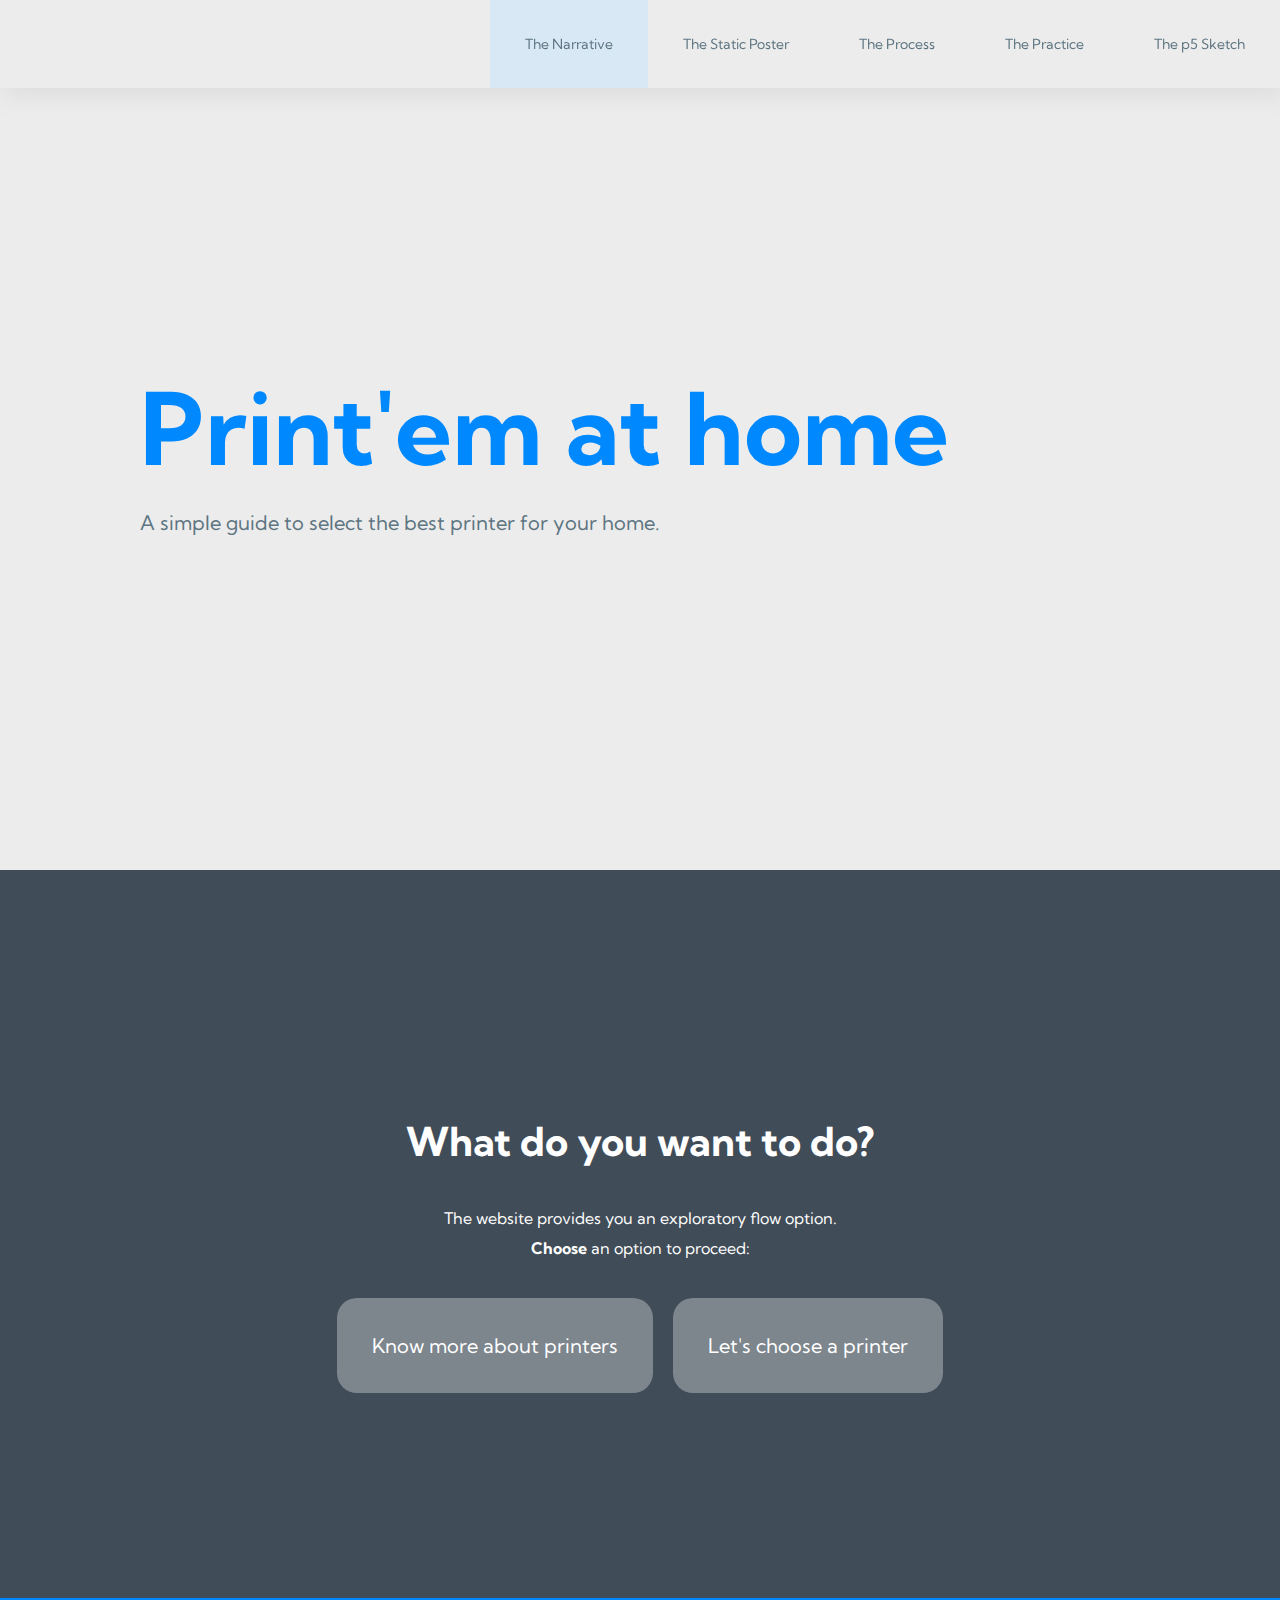
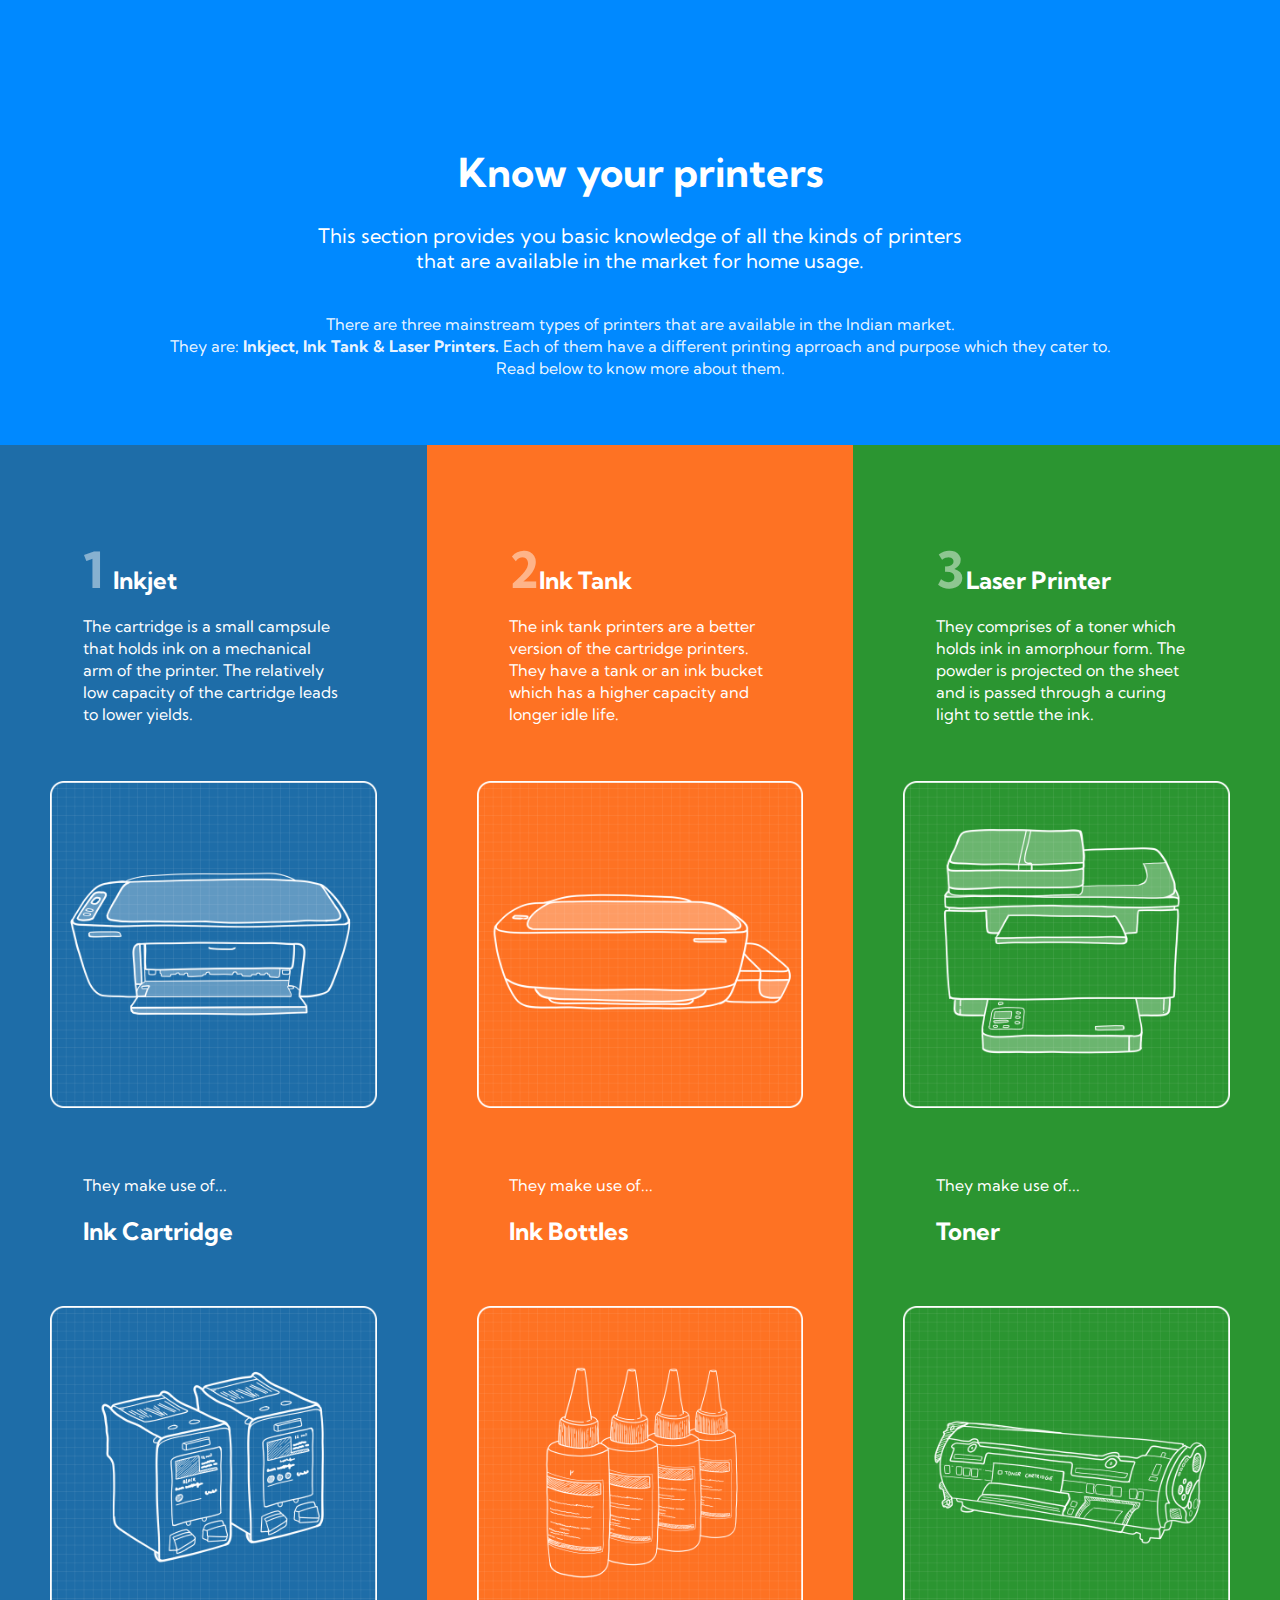
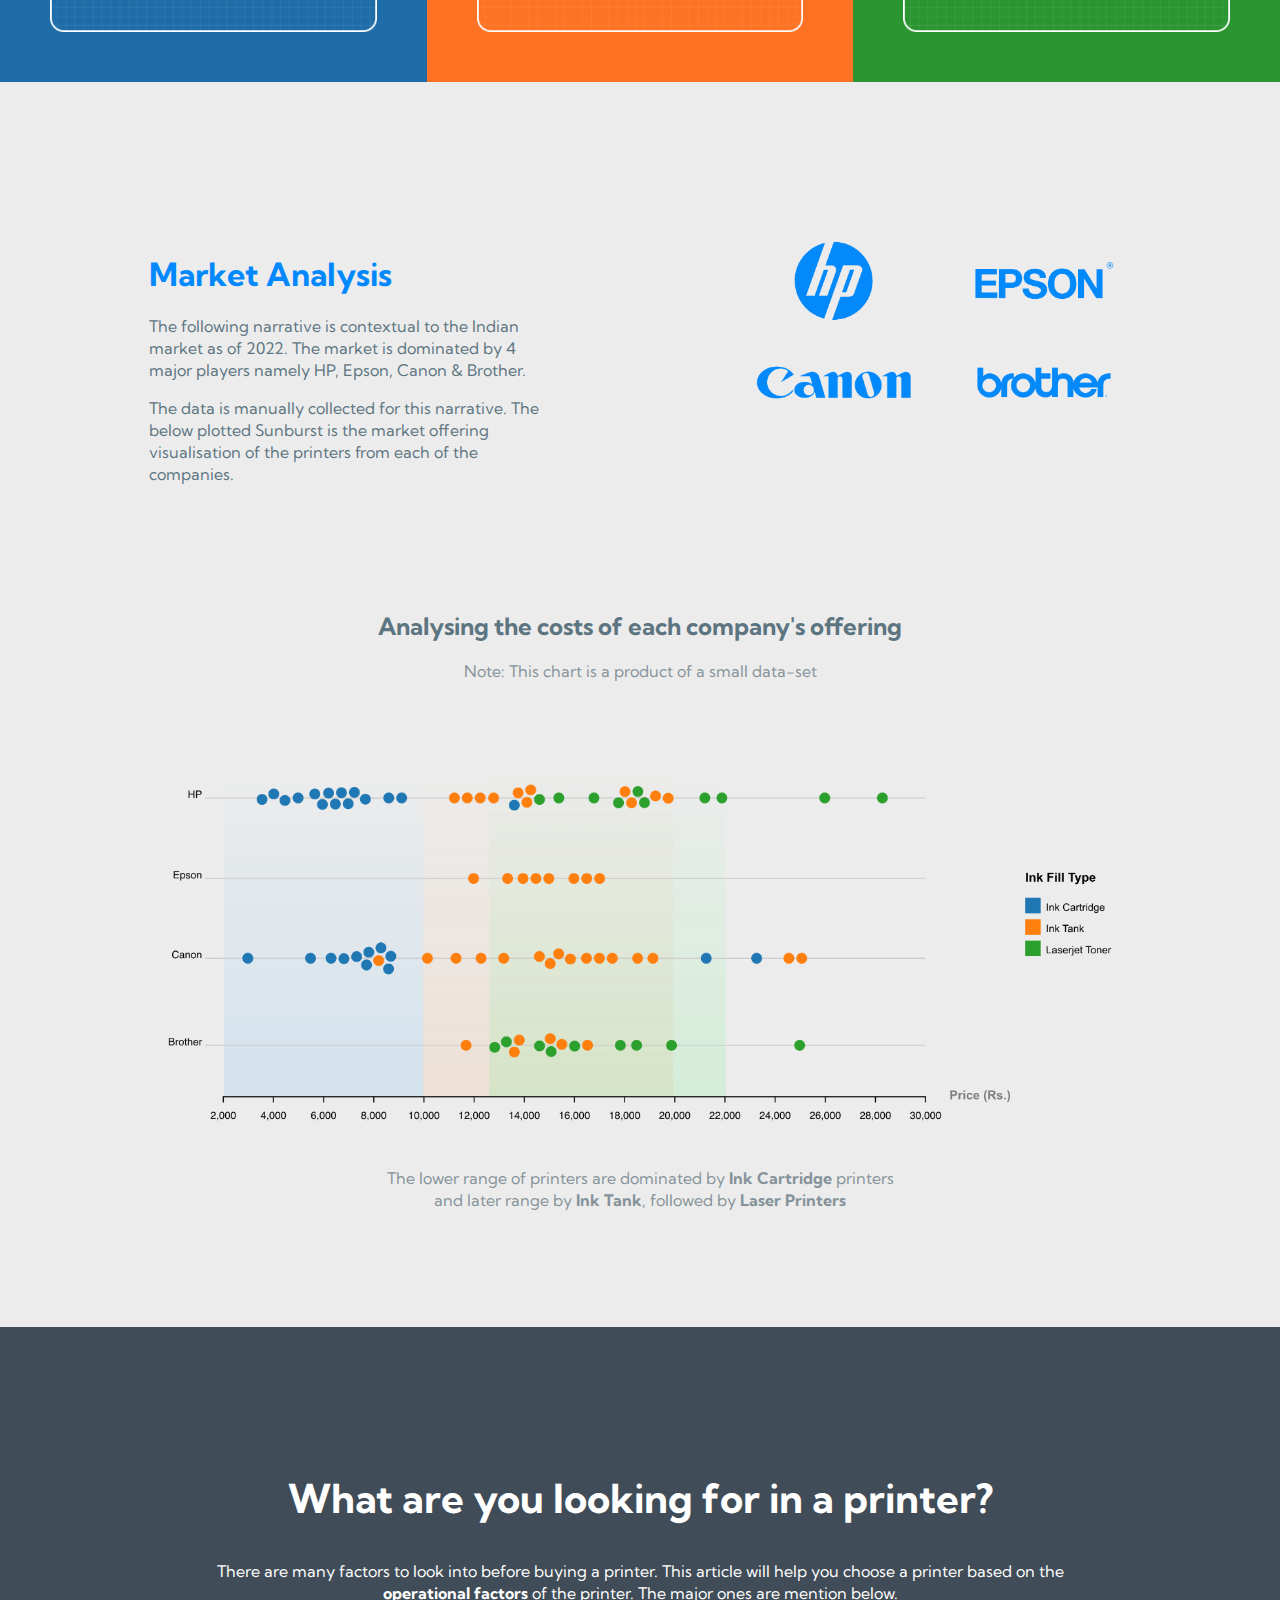
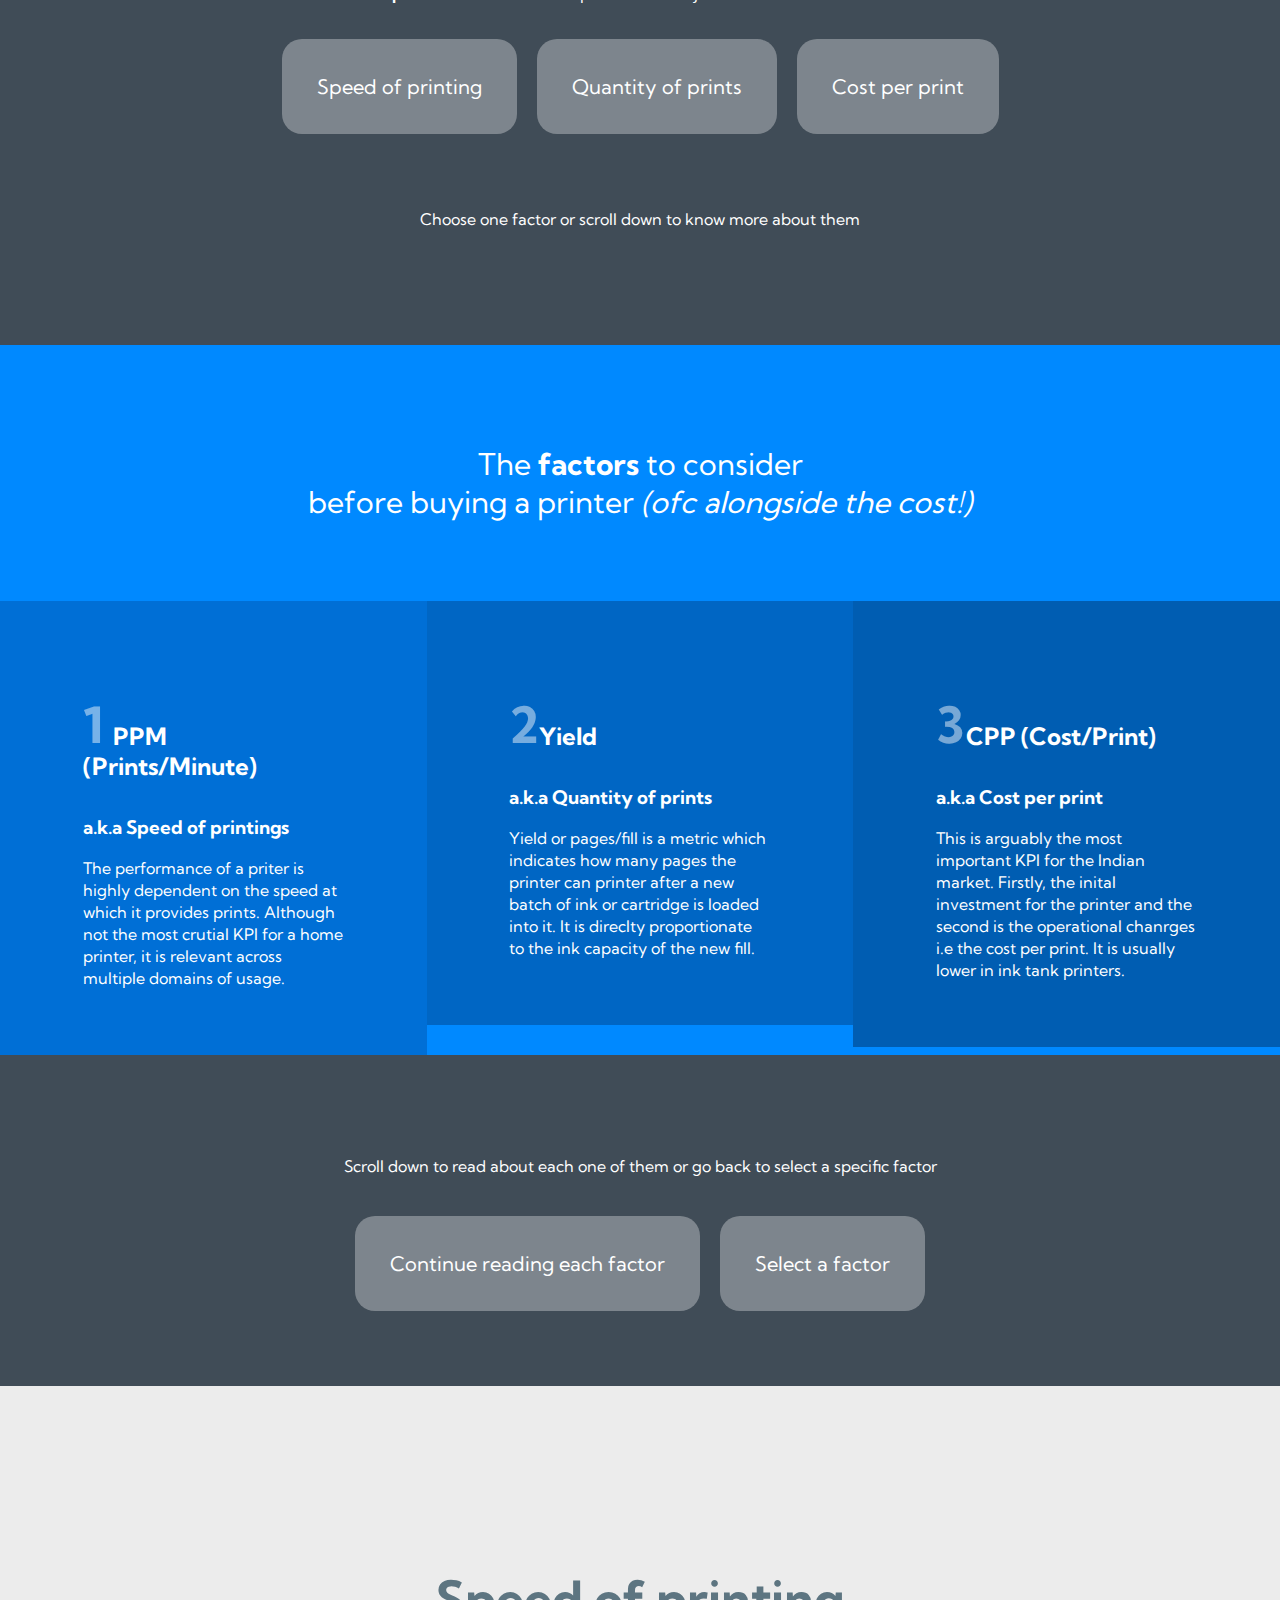
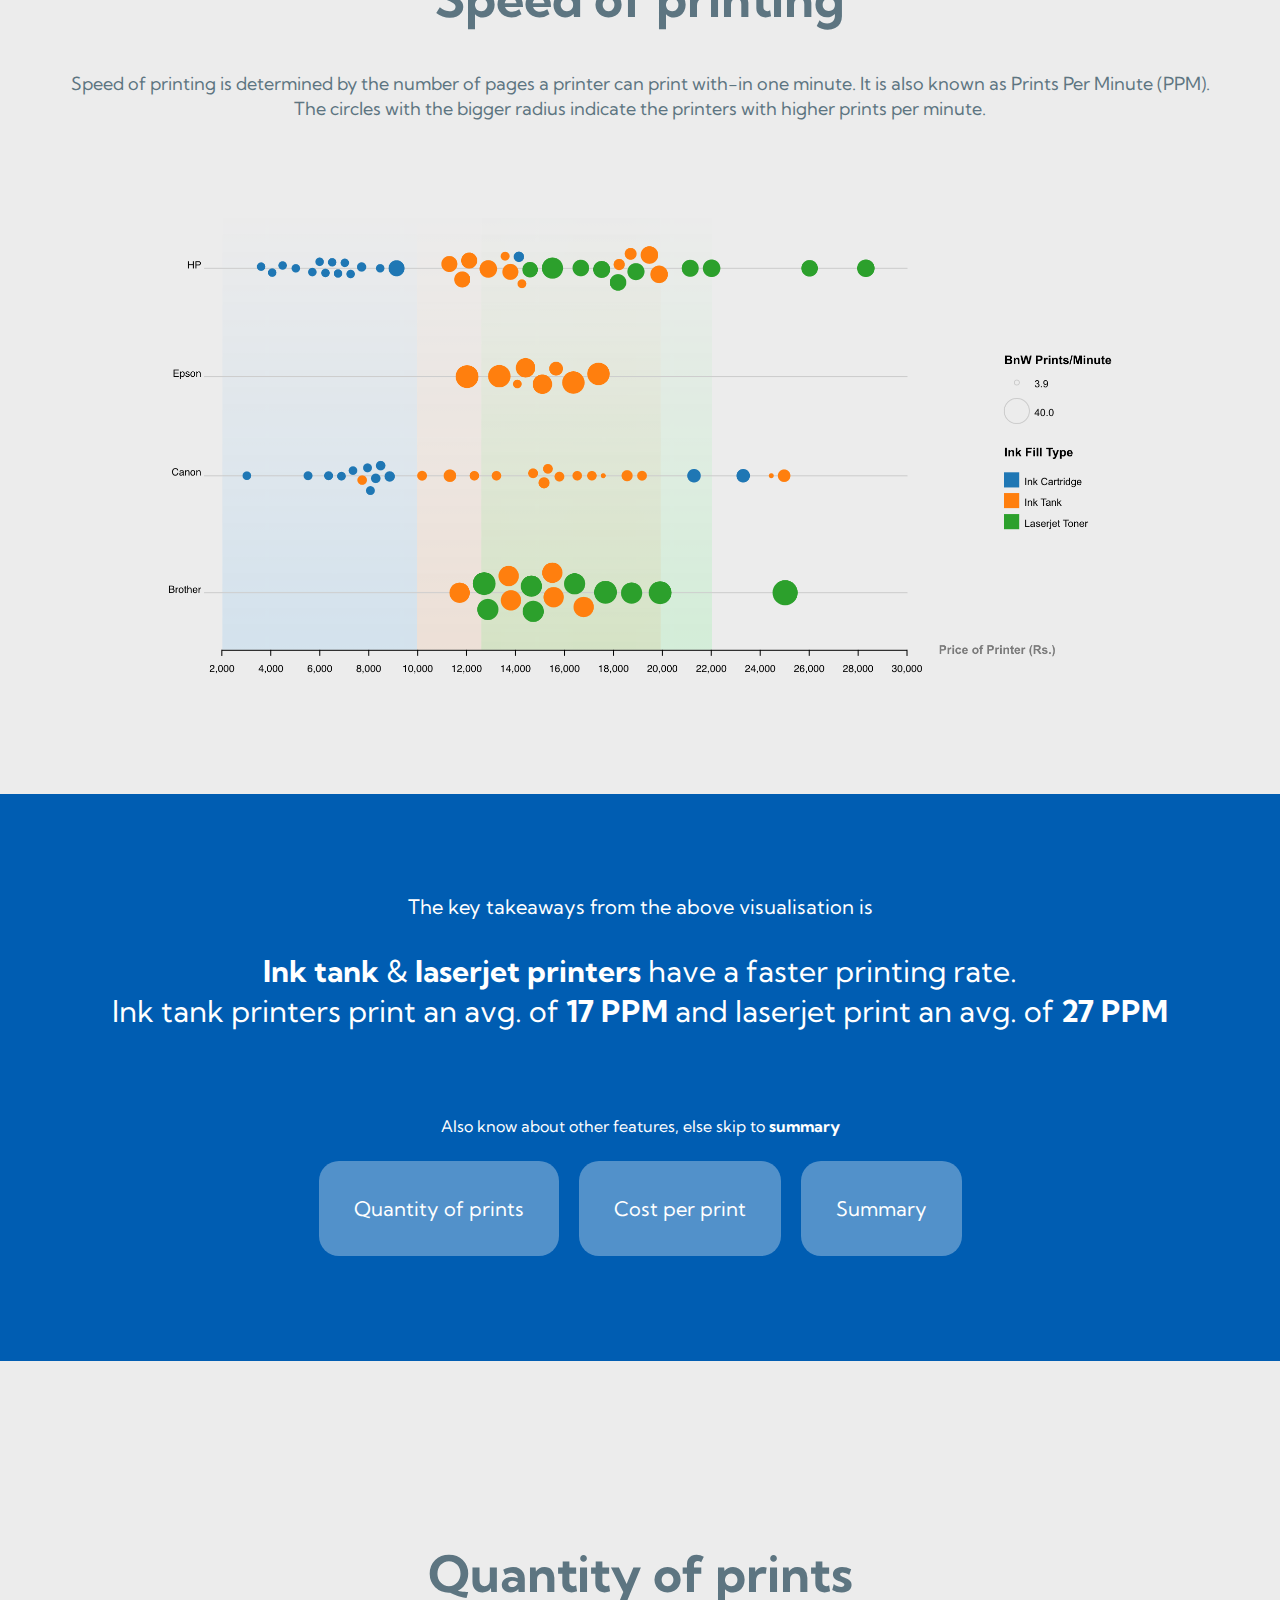
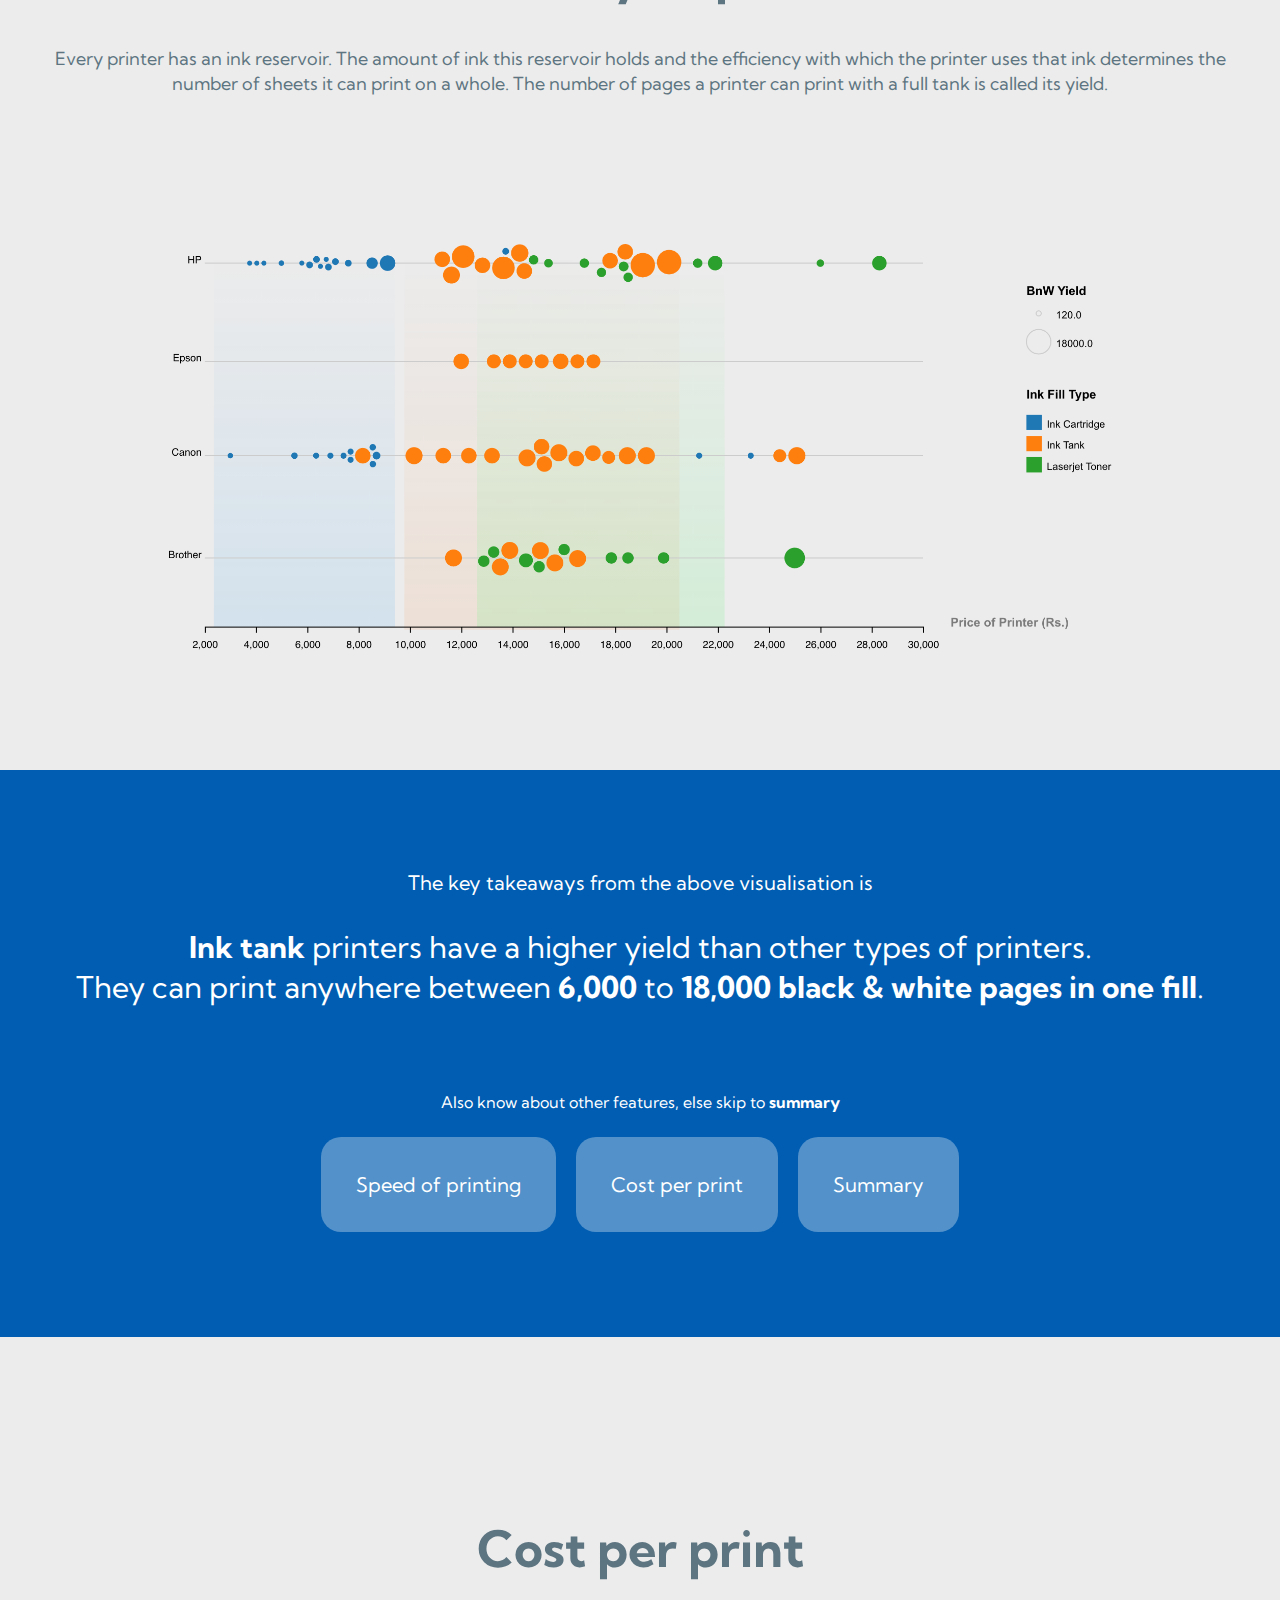
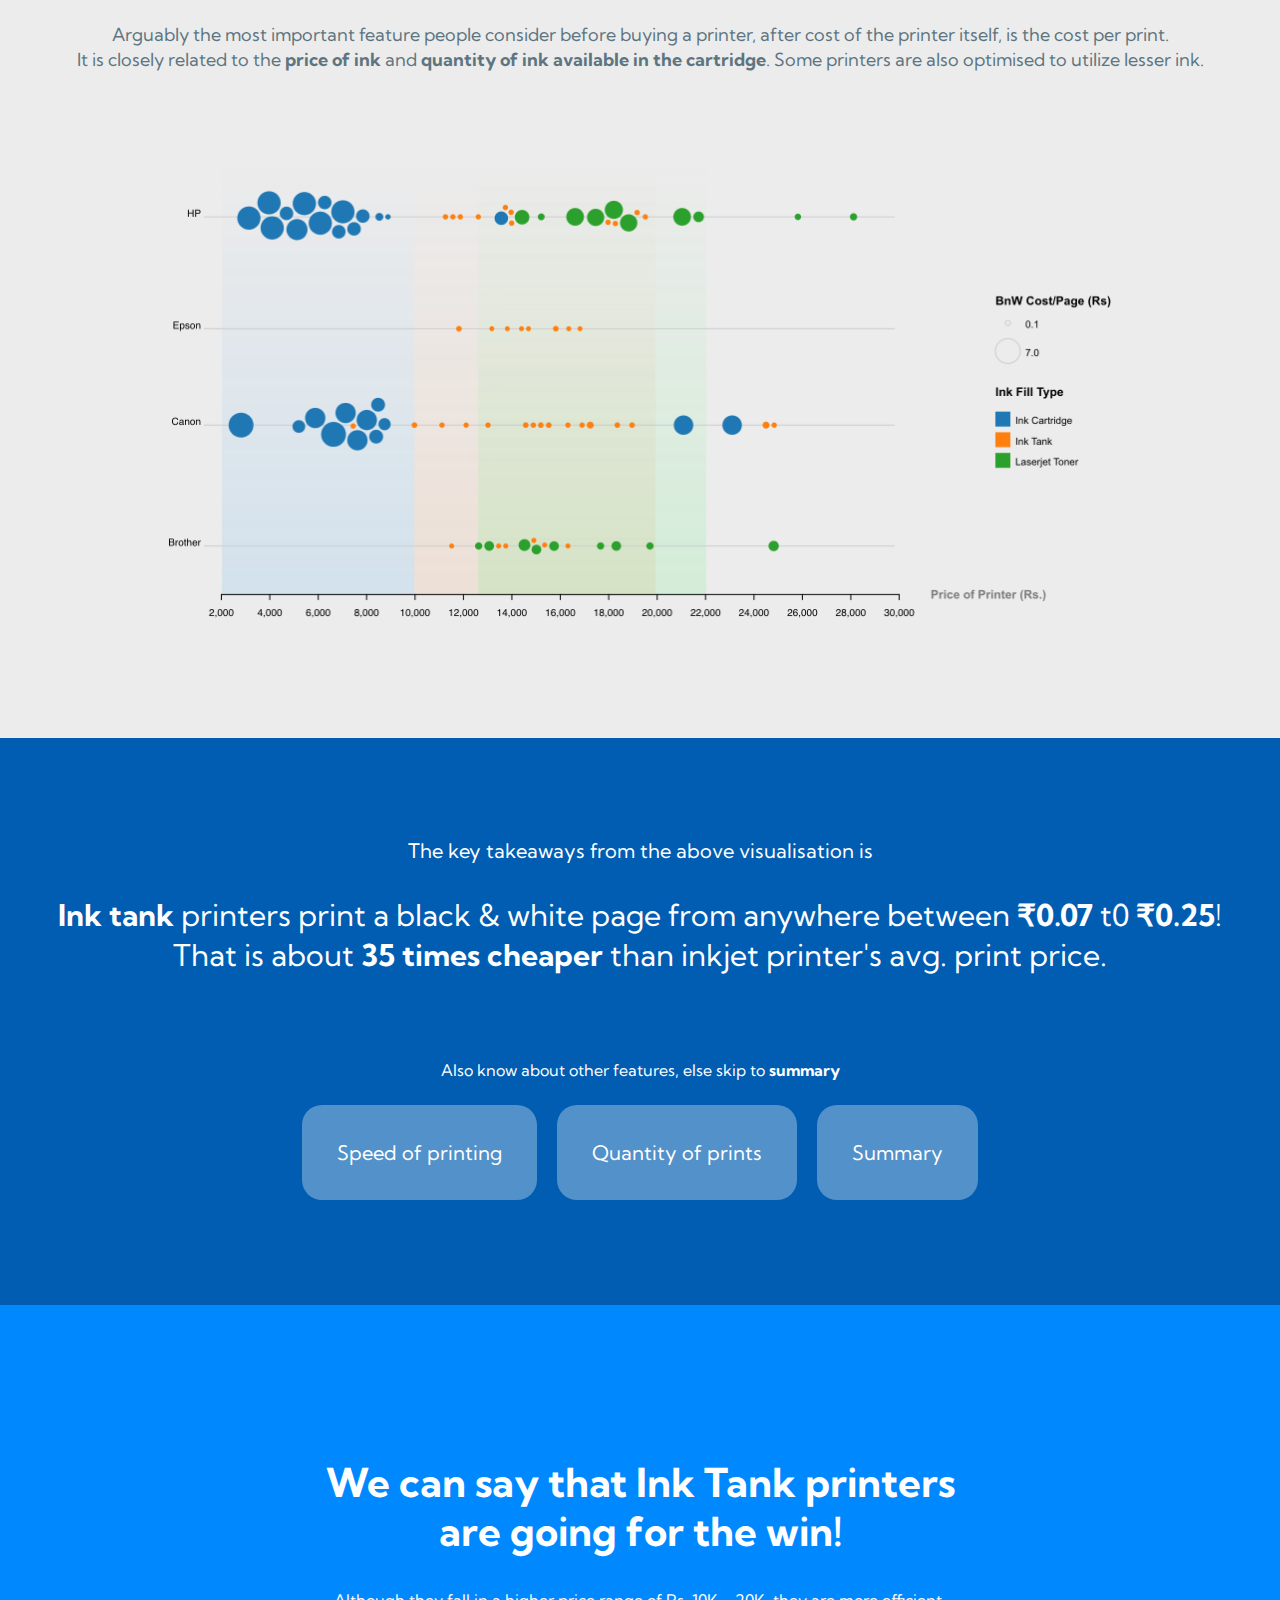
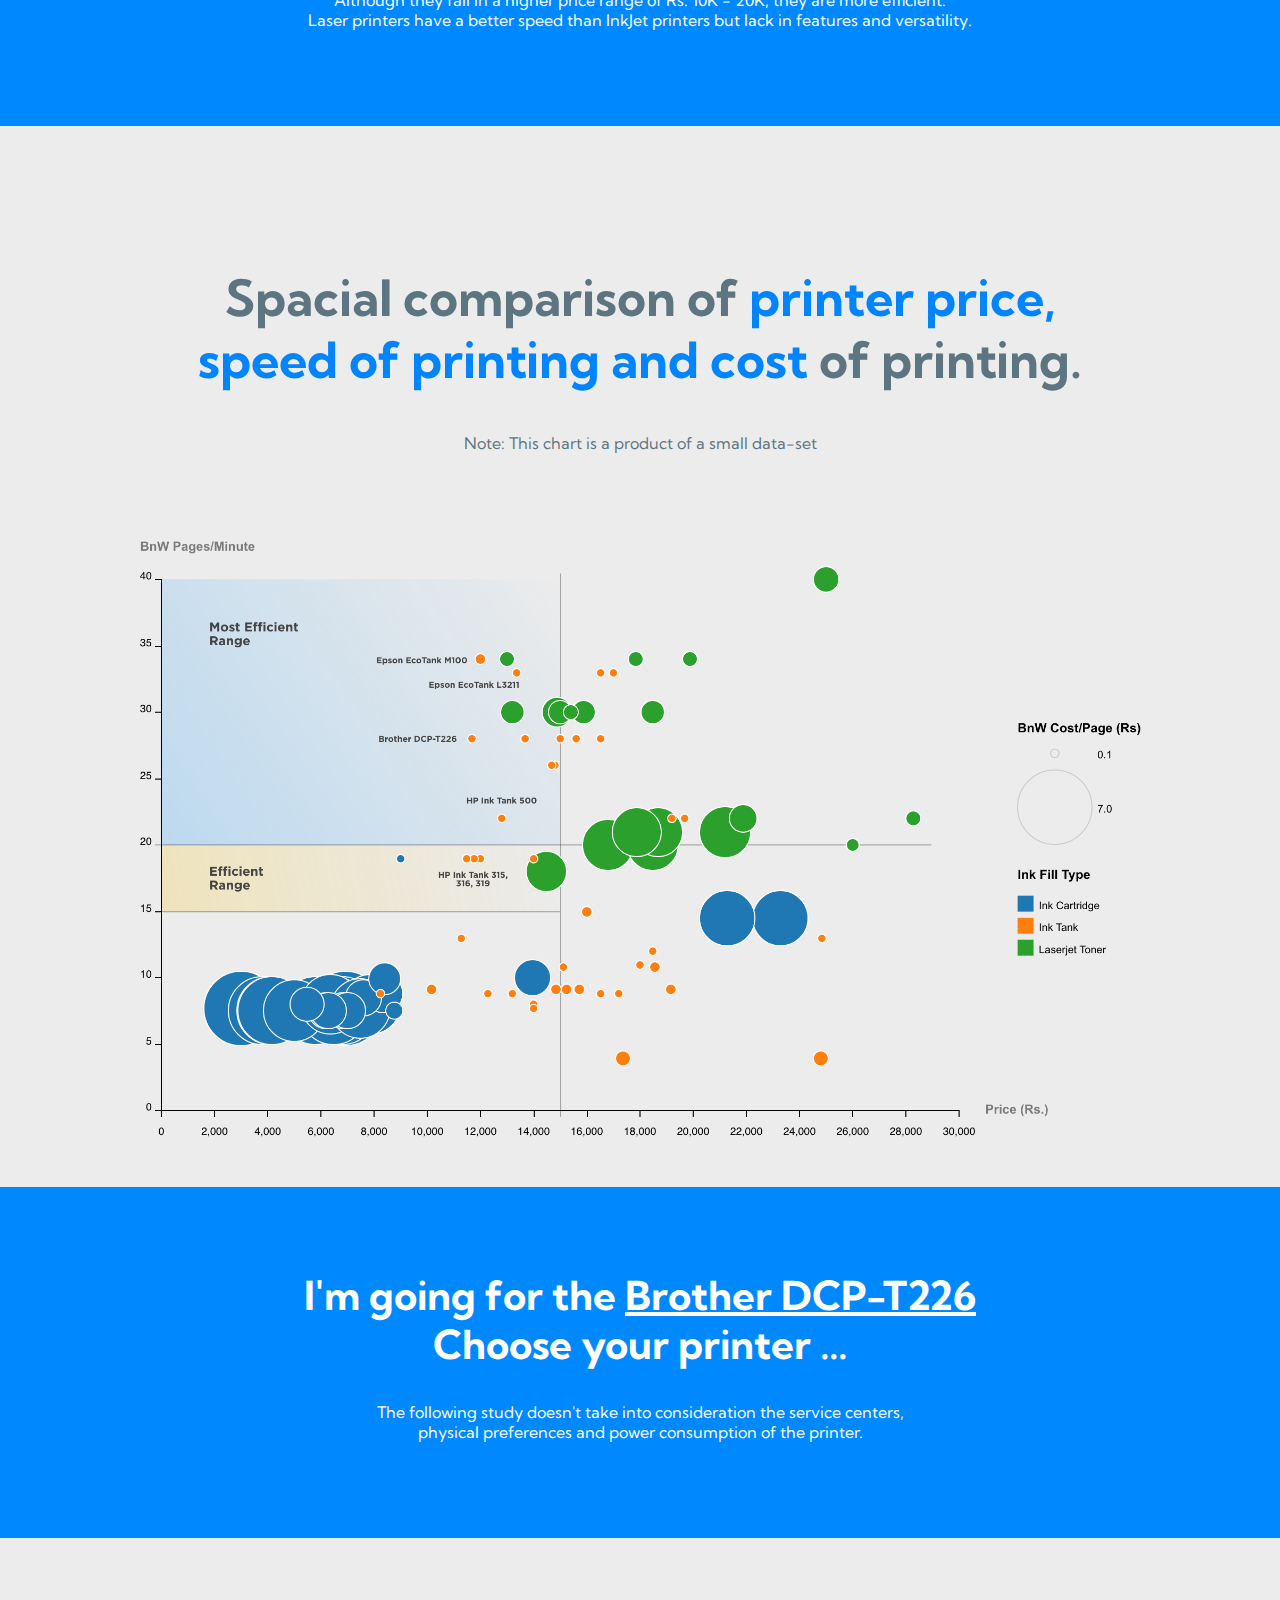
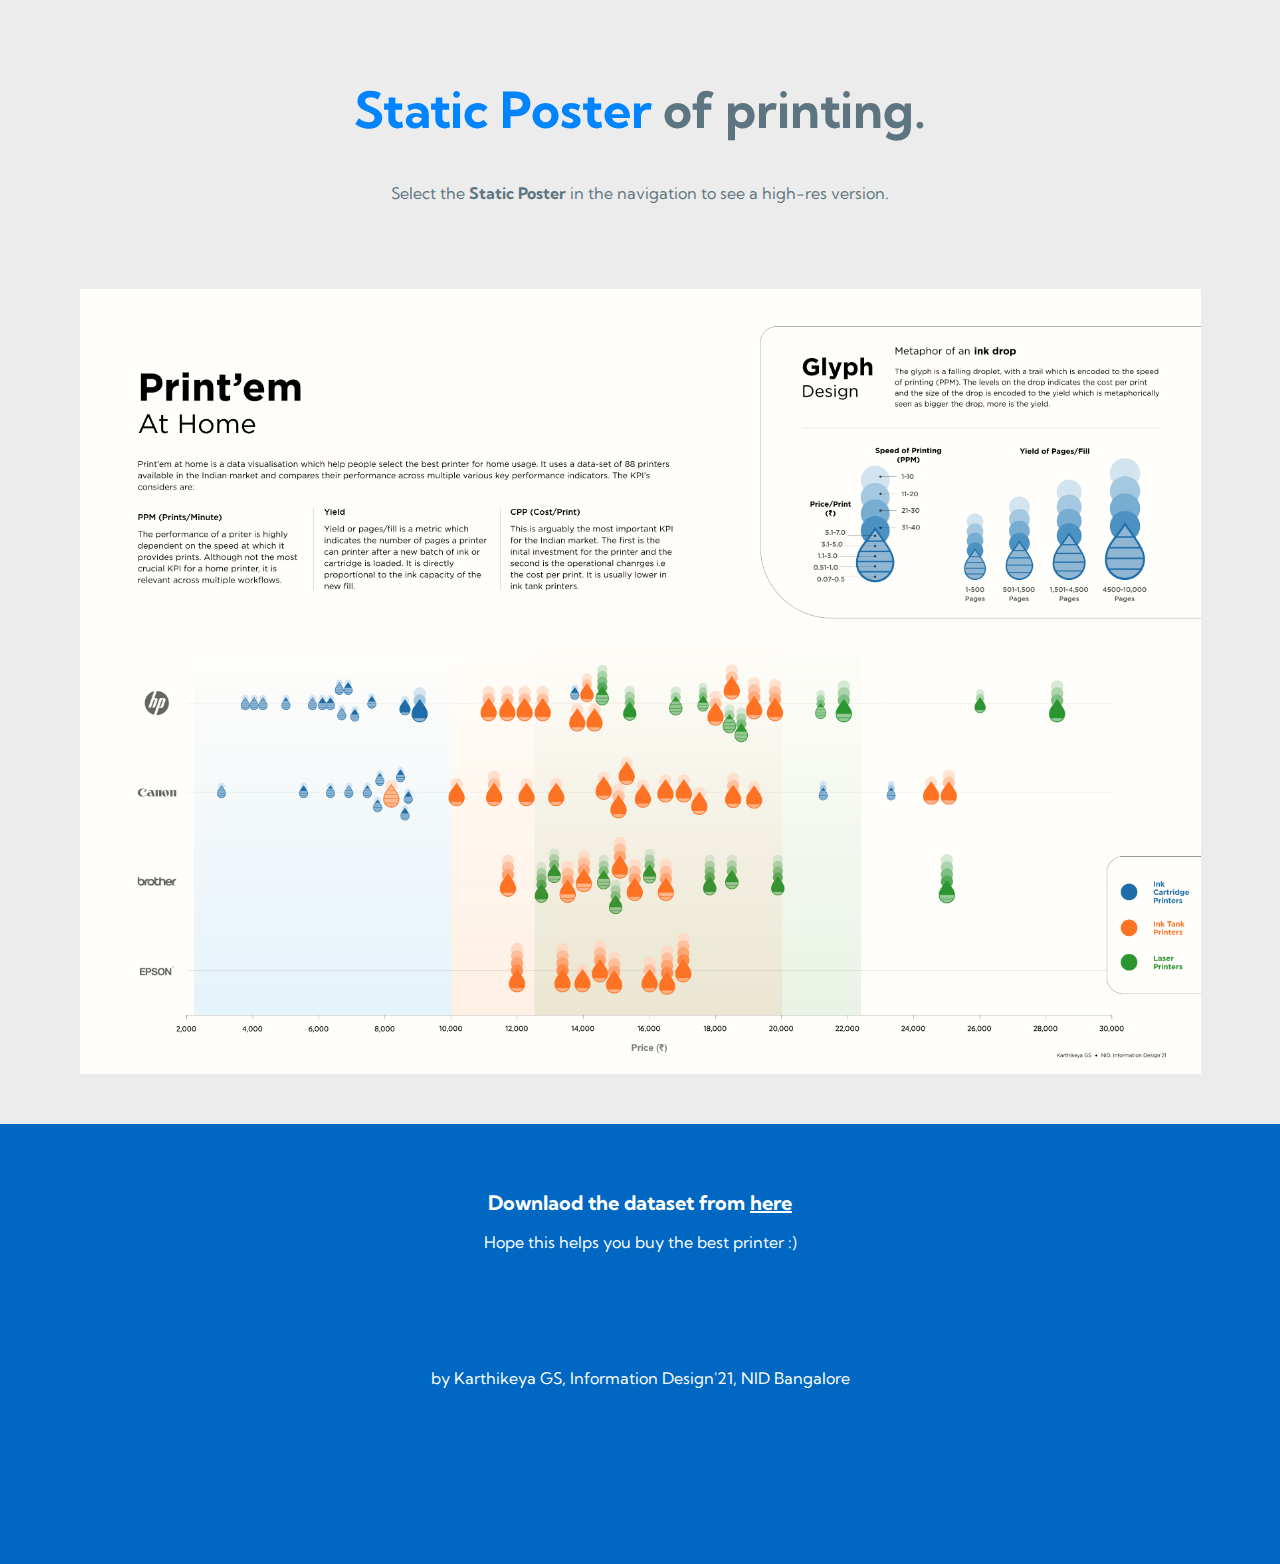
<file: index.html>
<html>
    <head>
        <title>Print'em At Home</title>
        <meta name="viewport" content="width=device-width, initial-scale=1">
        <link rel="icon" type="image/x-icon" href="fevicon.png">
        <link rel="stylesheet" href="style.css">
        <link rel="preconnect" href="https://fonts.googleapis.com"> 
        <link rel="preconnect" href="https://fonts.gstatic.com" crossorigin> 
        <link href="https://fonts.googleapis.com/css2?family=Kumbh+Sans:wght@100;200;300;400;500;600;700;800;900&display=swap" rel="stylesheet">
    </head>
    <body>



        <div class="navbar">
            <!-- <a href="/narrative">The Narrative</a>
            <a href="printer/static">The Static Poster</a>
            <a href="/process">The Process</a>
            <a href="/practice">The Practice</a>
            <a href="/sketch">The p5 Sketch</a> -->

            <a href="sketch/index.html">The p5 Sketch</a>
            <a href="practice/index.html">The Practice</a>
            <a href="process.html">The Process</a>
            <a href="infoG.png">The Static Poster</a>
            <a href="" class="active">The Narrative</a>
        </div>



        <!-- Landing Page -->
        <div class="main">
            <section class="Vcenter">
                <p style="font-size:100px;margin-bottom: 20px; margin-top: 20px; color: #0089FF;"><b>Print'em at home</b></p>
                <p style="font-size: 20px;">A simple guide to select the best printer for your home.</p>   
            </section>
        </div>  



        <!-- Question Section 1: Primary Flow -->
        <div class="flow1" style="background-color: #404c57;"> 
            <h1 style="text-align: center; padding-bottom: 10px; font-size: 40px">What do you want to do?</h1>
            <p style="text-align: center; padding-bottom: 20px; line-height: 30px">The website provides you an exploratory flow option.<br> <b>Choose</b> an option to proceed:</p>
            <p style="text-align: center; padding-top: 30px; font-size: 20px;"><a href="#know">Know more about printers</a><a href="#KPI" style="margin-left: 20px;">Let's choose a printer</a></p>
        </div>
        


        <!-- Know your Printer - Section 1 -->
        <div class="row" style="background-color:#0089FF;" id="know"> 

            <h1 style="text-align: center; padding-top: 120px; color: white; padding-bottom: 0px; margin-top: 30px; font-size: 40px;;">Know your printers</h1>
            <p style="text-align: center; padding-bottom: 20px; color: white;font-size: 20px;">This section provides you basic knowledge of all the kinds of printers <br>that are available in the market for home usage.</p>
            <p style="text-align: center; padding-bottom: 50px; color: rgba(255, 255, 255, 0.929);font-size: 16px; line-height: 22px;">There are three mainstream types of printers that are available in the Indian market.<br>They are: <b>Inkject, Ink Tank & Laser Printers.</b>
            Each of them have a different printing aprroach and purpose which they cater to.<br>Read below to know more about them.</p>
            <div class="column3" style="background-color: #1E6DA8;">
                
                <div class="col_content" style="padding-bottom: 40px;">
                    <h1 style="position: absolute; font-size: 50px; color: rgba(255, 255, 255, 0.465);">1</h1>
                    <br><br>
                    <h2>&nbsp;&nbsp;&nbsp;&nbsp;&nbsp;&nbsp;Inkjet</h2>
                    <p style="line-height: 22px;">The cartridge is a small campsule that holds ink on a mechanical arm of the printer. The relatively low capacity of the cartridge leads to lower yields.</p>
                </div>
                <img src="1.png" style="width:100%" >
                

                <div class="col_content" style="padding-bottom: 40px;">
                    <br><br>
                    <p style="line-height: 22px;">They make use of...</p>
                    <h2>Ink Cartridge</h2>
                    <!-- <p style="line-height: 22px;">The cartridge is a small campsule that holds ink on a mechanical arm of the printer. The relatively low capacity of the cartridge leads to lower yields.</p> -->
                </div>
                <img src="C1.png" style="width:100%">

            </div>
            
            <div class="column3" style="background-color: #FE7223;">
                
                <div class="col_content" style="padding-bottom: 40px;">
                    <h1 style="position: absolute; font-size: 50px; color: rgba(255, 255, 255, 0.465);">2</h1>
                    <br><br>
                    <h2>&nbsp;&nbsp;&nbsp;&nbsp;&nbsp;&nbsp;Ink Tank</h2>
                    <p style="line-height: 22px;">The ink tank printers are a better version of the cartridge printers. They have a tank or an ink bucket which has a higher capacity and longer idle life. </p>
                </div>
                <img src="3.png" style="width:100%">
               

                <div class="col_content" style="padding-bottom: 40px;">
                    <br><br>
                    <p style="line-height: 22px;">They make use of...</p>
                    <h2>Ink Bottles</h2>
                    <!-- <p style="line-height: 22px;">The cartridge is a small campsule that holds ink on a mechanical arm of the printer. The relatively low capacity of the cartridge leads to lower yields.</p> -->
                </div>
                <img src="C2.png" style="width:100%">

            </div>

            <div class="column3" style="background-color: #2B9531;">
                
                <div class="col_content" style="padding-bottom: 40px;">
                    <h1 style="position: absolute; font-size: 50px; color: rgba(255, 255, 255, 0.465);">3</h1>
                    <br><br>
                    <h2>&nbsp;&nbsp;&nbsp;&nbsp;&nbsp;&nbsp;Laser Printer</h2>
                    <p style="line-height: 22px;">They comprises of a toner which holds ink in amorphour form. The powder is projected on the sheet and is passed through a curing light to settle the ink. </p>
                </div>
                <img src="4.png" style="width:100%">

                <div class="col_content" style="padding-bottom: 40px;">
                    <br><br>
                    <p style="line-height: 22px;">They make use of...</p>
                    <h2>Toner</h2>
                    <!-- <p style="line-height: 22px;">The cartridge is a small campsule that holds ink on a mechanical arm of the printer. The relatively low capacity of the cartridge leads to lower yields.</p> -->
                </div>
                <img src="C3.png" style="width:100%">

            </div>
        </div>

        <!-- Market Analysis -->
        <div class="row" style="padding-bottom:10px; margin-left: 50px; margin-right: 50px;"> 
            <div class="column">
                <div class="col_content" style="padding-top: 100px;">
                    <h1 style="color: #0089FF;">Market Analysis</h1>
                    <p style="line-height: 22px;color: #5d7581;">The following narrative is contextual to the Indian market as of 2022. The market is dominated by 4 major players namely HP, Epson, Canon & Brother.</p>
                    <p style="line-height: 22px;color: #5d7581;">The data is manually collected for this narrative. The below plotted Sunburst is the market offering visualisation of the printers from each of the companies.</p>
                </div>
            </div>
            
            <div class="column">
                <img src="7.png" style="width:100%">
            </div>
        </div>

        <!-- Analysis -->
        <div class="column1" style="padding-top: 30px; padding-bottom: 100px;">
            <h2 style="text-align: center; color: #5d7581;">Analysing the costs of each company's offering</h2>
            <p style="text-align: center; color: #86939a; padding-bottom: 30px;">Note: This chart is a product of a small data-set</p>
            <img src="P1.png" style="width:80%; padding-bottom: 0px;">
            <p style="text-align: center; color: #86939a; padding-top: 30px; line-height: 22px;">The lower range of printers are dominated by <b>Ink Cartridge</b> printers <br> and later range by <b>Ink Tank</b>, followed by <b>Laser Printers</b> </p>
        </div>
        
        <!-- Question Section 2: What matters to you in a printer -->
        <div class="column1" style="background-color: #404c57; color: white; padding-bottom: 100px; padding-top: 120px;" id="KPI">
            <h1 style="text-align: center; padding-bottom: 10px; font-size: 40px">What are you looking for in a printer?</h1>
            <p style="text-align: center; padding-bottom: 20px; line-height: 22px">There are many factors to look into before buying a printer. This article will help you choose a printer based on the<br><b>operational factors</b> of the printer. The major ones are mention below.</p>
            <p style="text-align: center; padding-top: 30px; font-size: 20px;"><a href="#speed">Speed of printing</a><a href="#quantity" style="margin-left: 20px;">Quantity of prints</a><a href="#cost" style="margin-left: 20px;">Cost per print</a></p>
            <p style="text-align: center; padding-top: 90px; font-size: 16px;">Choose one factor or scroll down to know more about them</p>
        </div>

        <!-- KPI's -->
        <div class="row" style="background-color:#0089FF; padding-bottom: 0px;"> 
            <p style="text-align: center; padding-top: 100px; color: white; padding-bottom: 50px; font-size: 30px;">The <b> factors</b> to consider <br>before buying a printer <i>(ofc alongside the cost!)</i> </p>
            <div class="column3" style="background-color: #006FD6;">

                <div class="col_content">
                    <h1 style="position: absolute; font-size: 50px; color: rgba(255, 255, 255, 0.465);">1</h1>
                    <br><br>
                    <h2>&nbsp;&nbsp;&nbsp;&nbsp;&nbsp;&nbsp;PPM (Prints/Minute)</h2>
                    <h3 style="padding-top: 15px;">a.k.a Speed of printings</h3>
                    <p style="line-height: 22px;">The performance of a priter is highly dependent on the speed at which it provides prints. Although not the most crutial KPI for a home printer, it is relevant across multiple domains of usage.</p>
                </div>
            </div>
            
            <div class="column3" style="background-color: #0066C4;">
                <div class="col_content">
                    <h1 style="position: absolute; font-size: 50px; color: rgba(255, 255, 255, 0.465);">2</h1>
                    <br><br>
                    <h2>&nbsp;&nbsp;&nbsp;&nbsp;&nbsp;&nbsp;Yield</h2>
                    <h3 style="padding-top: 15px;">a.k.a Quantity of prints</h3>
                    <p style="line-height: 22px;">Yield or pages/fill is a metric which indicates how many pages the printer can printer after a new batch of ink or cartridge is loaded into it. It is direclty proportionate to the ink capacity of the new fill. </p>
                </div>
            </div>

            <div class="column3" style="background-color: #005DB2;">
                <div class="col_content">
                    <h1 style="position: absolute; font-size: 50px; color: rgba(255, 255, 255, 0.465);">3</h1>
                    <br><br>
                    <h2>&nbsp;&nbsp;&nbsp;&nbsp;&nbsp;&nbsp;CPP (Cost/Print)</h2>
                    <h3 style="padding-top: 15px;">a.k.a Cost per print</h3>
                    <p style="line-height: 22px;">This is arguably the most important KPI for the Indian market. Firstly, the inital investment for the printer and the second is the operational chanrges i.e the cost per print. It is usually lower in ink tank printers.</p>
                </div>
            </div>
        </div>

        <!-- Question Section 2.1: What matters to you in a printer -->
        <div class="column1" style="background-color: #404c57; color: white; padding-bottom: 90px; padding-top: 80px;" id="KPI2">
            <p style="text-align: center; padding-bottom: 20px; line-height: 30px">Scroll down to read about each one of them or go back to select a specific factor</p>
            <p style="text-align: center; padding-top: 30px; font-size: 20px;"><a href="#speed">Continue reading each factor</a><a href="#KPI" style="margin-left: 20px;">Select a factor</a></p>
        </div>
        
        <!-- -------------------------------------------------------->
        <!-- Speed of Printig -->
        <div class="column1" style="padding-top: 60px;padding-bottom: 120px;" id="speed">
            <h2 style="text-align: center; color: #5d7581; padding-top: 80px; font-size: 50px;">Speed of printing</h2>
            <p style="text-align: center; color: #5d7581; padding-bottom: 50px; font-size: 18px; line-height: 25px;">Speed of printing is determined by the number of pages a printer can print with-in one minute. It is also known as Prints Per Minute (PPM).<br>
            The circles with the bigger radius indicate the printers with higher prints per minute.</p>
            <!-- <img src="G1.gif" style="width:80%"> -->
            <img src="P3.png" style="width:80%; padding-top: 20px;">
        </div>
        <!-- Question Section 3: post speed -->
        <div class="column1" style="background-color: #005DB2; color: white; padding-bottom: 120px; padding-top: 80px;" id="KPI">
            <p style="text-align: center; color: white; padding-bottom: 2px; font-size: 20px;">The key takeaways from the above visualisation is </p>
            <p style="text-align: center; color: white; padding-bottom: 50px; font-size: 30px; line-height: 40px;"><b>Ink tank</b> & <b>laserjet printers</b> have a faster printing rate.<br>Ink tank printers print an avg. of <b>17 PPM</b> and laserjet print an avg. of <b>27 PPM</b> </p>
            <p style="text-align: center; padding-top: 5px; font-size: 16px;">Also know about other features, else skip to <b>summary</b></p>
            <p style="text-align: center; padding-top: 40px; font-size: 20px;"><a href="#quantity">Quantity of prints</a><a href="#cost" style="margin-left: 20px;">Cost per print</a><a href="#summary" style="margin-left: 20px;">Summary</a></p>
        </div>
        <!-- -------------------------------------------------------->


        <!-- -------------------------------------------------------->
        <!-- Quantity of prints -->
        <div class="column1" style="padding-top: 60px;padding-bottom: 120px;" id="quantity">
            <h2 style="text-align: center; color: #5d7581; padding-top: 80px; font-size: 50px;">Quantity of prints</h2>
            <p style="text-align: center; color: #5d7581; padding-bottom: 50px; font-size: 18px; line-height: 25px;">Every printer has an ink reservoir. The amount of ink this reservoir holds and the efficiency with which the printer uses that ink determines the<br>number of sheets it can print on a whole. The number of pages a printer can print with a full tank is called its yield.</p>
            <!-- <img src="G1.gif" style="width:80%"> -->
            <img src="P4.png" style="width:80%; padding-top: 80px;">
        </div>
        <!-- Question Section 4: post quantity -->
        <div class="column1" style="background-color: #005DB2; color: white; padding-bottom: 120px; padding-top: 80px;" id="KPI">
            <p style="text-align: center; color: white; padding-bottom: 2px; font-size: 20px;">The key takeaways from the above visualisation is </p>
            <p style="text-align: center; color: white; padding-bottom: 50px; font-size: 30px; line-height: 40px;"><b>Ink tank</b> printers have a higher yield than other types of printers.<br> They can print anywhere between <b>6,000</b> to <b>18,000 black & white pages in one fill</b>.</p>
            <p style="text-align: center; padding-top: 5px; font-size: 16px;">Also know about other features, else skip to <b>summary</b></p>
            <p style="text-align: center; padding-top: 40px; font-size: 20px;"><a href="#speed">Speed of printing</a><a href="#cost" style="margin-left: 20px;">Cost per print</a><a href="#summary" style="margin-left: 20px;">Summary</a></p>
        </div>
        <!-- -------------------------------------------------------->


        <!-- -------------------------------------------------------->
        <!-- Cost per print -->
        <div class="column1" style="padding-top: 60px;padding-bottom: 120px;" id="cost">
            <h2 style="text-align: center; color: #5d7581; padding-top: 80px; font-size: 50px;">Cost per print</h2>
            <p style="text-align: center; color: #5d7581; padding-bottom: 50px; font-size: 18px; line-height: 25px;">Arguably the most important feature people consider before buying a printer, after cost of the printer itself, is the cost per print.<br>It is closely related to the <b>price of ink</b> and <b>quantity of ink available in the cartridge</b>. Some printers are also optimised to utilize lesser ink.</p>
            <!-- <img src="G1.gif" style="width:80%"> -->
            <img src="P2.png" style="width:80%; padding-top: 20px;">
        </div>
        <!-- Question Section 5: post cost -->
        <div class="column1" style="background-color: #005DB2; color: white; padding-bottom: 120px; padding-top: 80px;" id="KPI">
            <p style="text-align: center; color: white; padding-bottom: 2px; font-size: 20px;">The key takeaways from the above visualisation is </p>
            <p style="text-align: center; color: white; padding-bottom: 50px; font-size: 30px; line-height: 40px;"><b>Ink tank</b> printers print a black & white page from anywhere between <b>₹0.07</b> t0 <b>₹0.25</b>!<br>
            That is about <b>35 times cheaper</b> than inkjet printer's avg. print price.</p>
            <p style="text-align: center; padding-top: 5px; font-size: 16px;">Also know about other features, else skip to <b>summary</b></p>
            <p style="text-align: center; padding-top: 40px; font-size: 20px;"><a href="#speed">Speed of printing</a><a href="#quantity" style="margin-left: 20px;">Quantity of prints</a><a href="#summary" style="margin-left: 20px;">Summary</a></p>
        </div>
        <!-- -------------------------------------------------------->
        

        <!-- Inference about the two KPI Graphs -->
        <div class="column1" style="background-color: #0089FF; padding-top: 120px;" id="summary">
            <h2 style="text-align: center; color: #ffffff; font-size: 40px;">We can say that Ink Tank printers <br>are going for the win!</h2>
            <p style="text-align: center; color: #ffffff; padding-bottom: 30px;">Although they fall in a higher price range of Rs. 10K - 20K, they are more efficient.<br>Laser printers have a better speed than InkJet printers but lack in features and versatility.</p>
        </div>

        <!-- Spacial Graph  -->
        <div class="column1" style="padding-top: 100px;">
            <h2 style="text-align: center; color: #5d7581; font-size: 50px;">Spacial comparison of <span style="color: #0084ff;">printer price,<br>speed of printing and cost </span>of printing.</h2>
            <p style="text-align: center; color: #5d7581; padding-bottom: 30px;">Note: This chart is a product of a small data-set</p>
            <img src=" Final.png" style="width:85%; padding-bottom: 0px;">
        </div>

        <!-- Choosing a printer section  -->
        <div class="column5" style="background-color: #0089FF;">
            <h2 style="text-align: center; color: #ffffff; font-size: 40px;">I'm going for the <u><a href="https://www.amazon.in/Brother-DCP-T226-Tank-Refill-System/dp/B0B38N9YZS" style="text-decoration: none; color:#ffffff;">Brother DCP-T226</a></u> <br>Choose your printer ...</h2>
            <p style="text-align: center; color: #ffffff; padding-bottom: 30px;">The following study doesn't take into consideration the service centers,<br> physical preferences and power consumption of the printer.</p>
        </div>

        <div class="column1" style="padding-top: 100px;">
            <h2 style="text-align: center; color: #5d7581; font-size: 50px;"><span style="color: #0084ff;">Static Poster </span>of printing.</h2>
            <p style="text-align: center; color: #5d7581; padding-bottom: 30px;">Select the <b>Static Poster</b> in the navigation to see a high-res version.</p>
            <img src=" infoG.png" style="width:95%; padding-bottom: 0px;">
        </div>

        <div class="column5" style="background-color: #0068c2; padding-bottom: 90px;">
            <h2 style="text-align: center; color: #ffffff; font-size: 20px;">Downlaod the dataset from <u><a href="https://docs.google.com/spreadsheets/d/1FkyngLLp9aEJR9bLDVqrbeRYd6UZ4SQk/edit?usp=sharing&ouid=109748890754691912564&rtpof=true&sd=true" style="text-decoration: none; color:#ffffff;">here</a></u></h2>
            <p style="text-align: center; color: #ffffff; padding-bottom: 100px;">Hope this helps you buy the best printer :)</p>
            <p style="text-align: center; color: #ffffff; padding-bottom: 70px;">by Karthikeya GS, Information Design'21, NID Bangalore</p>
        </div>

    </body>
</html>
</file>
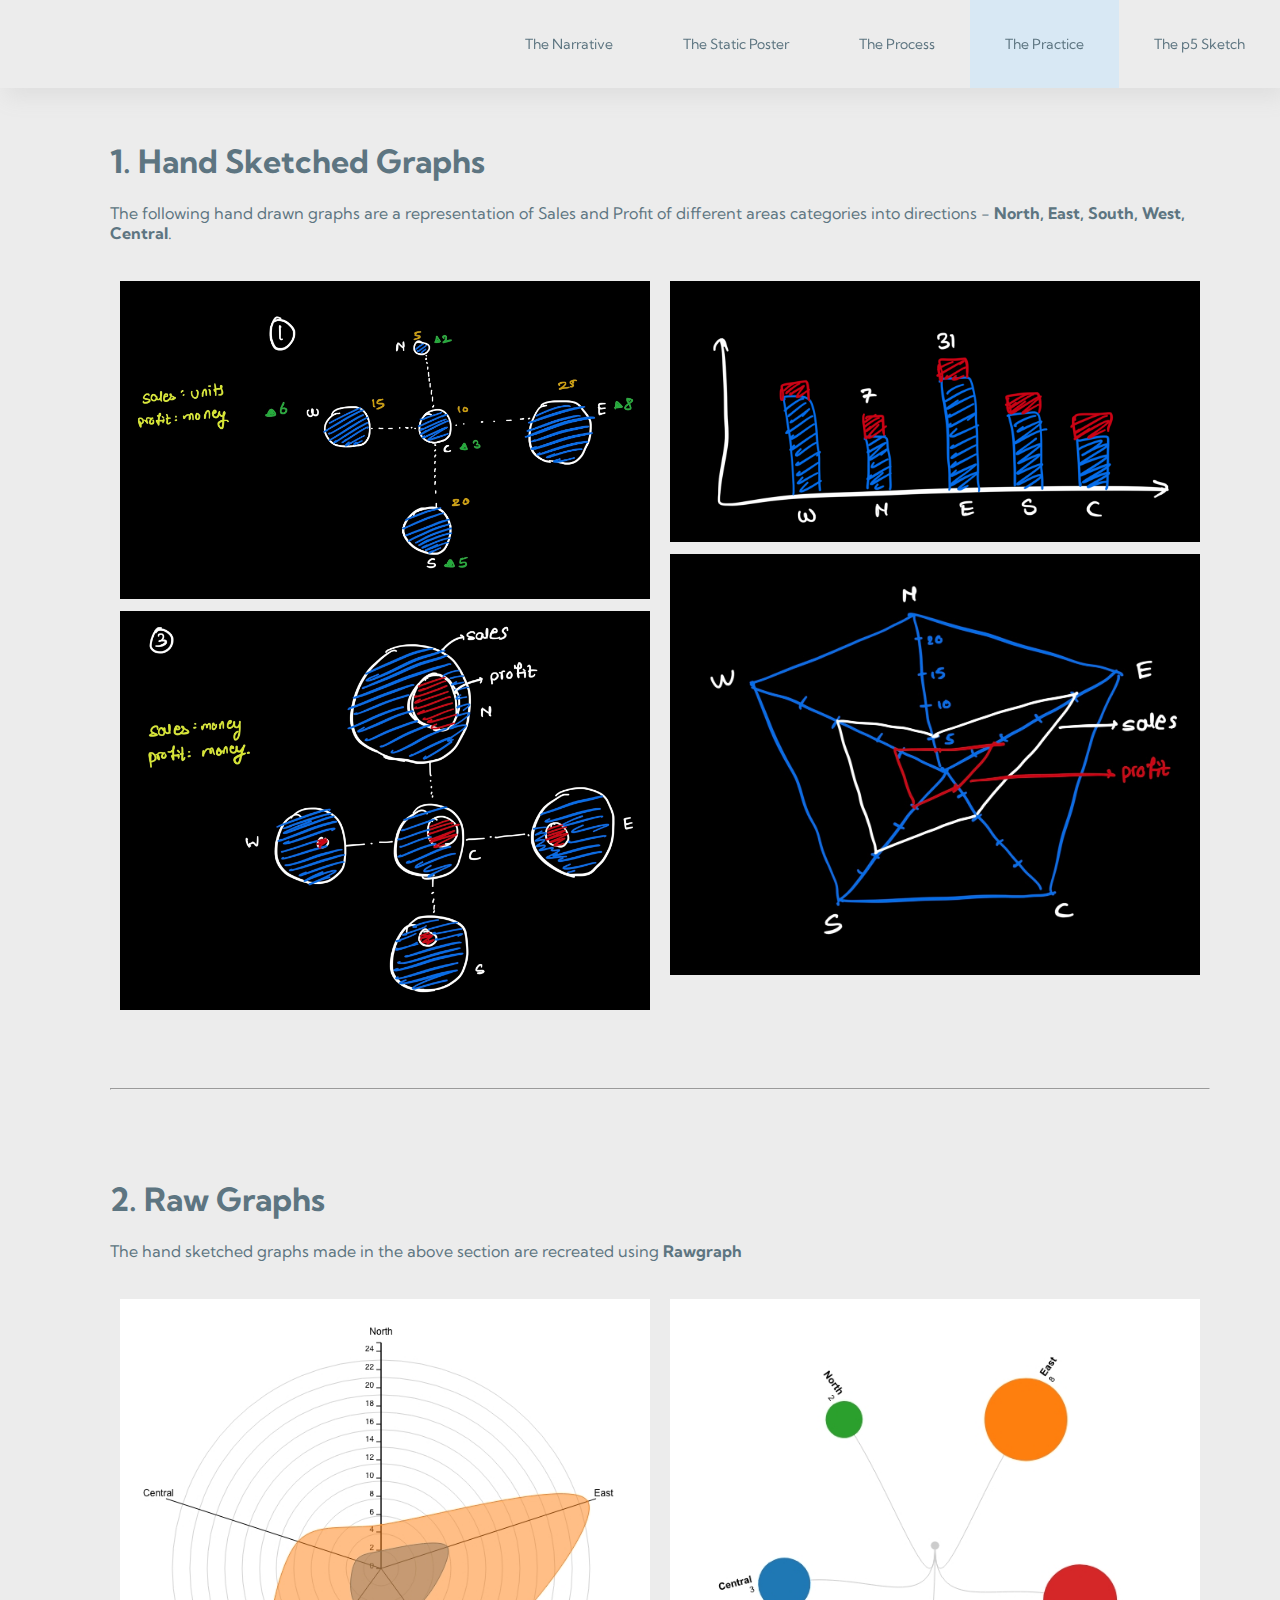
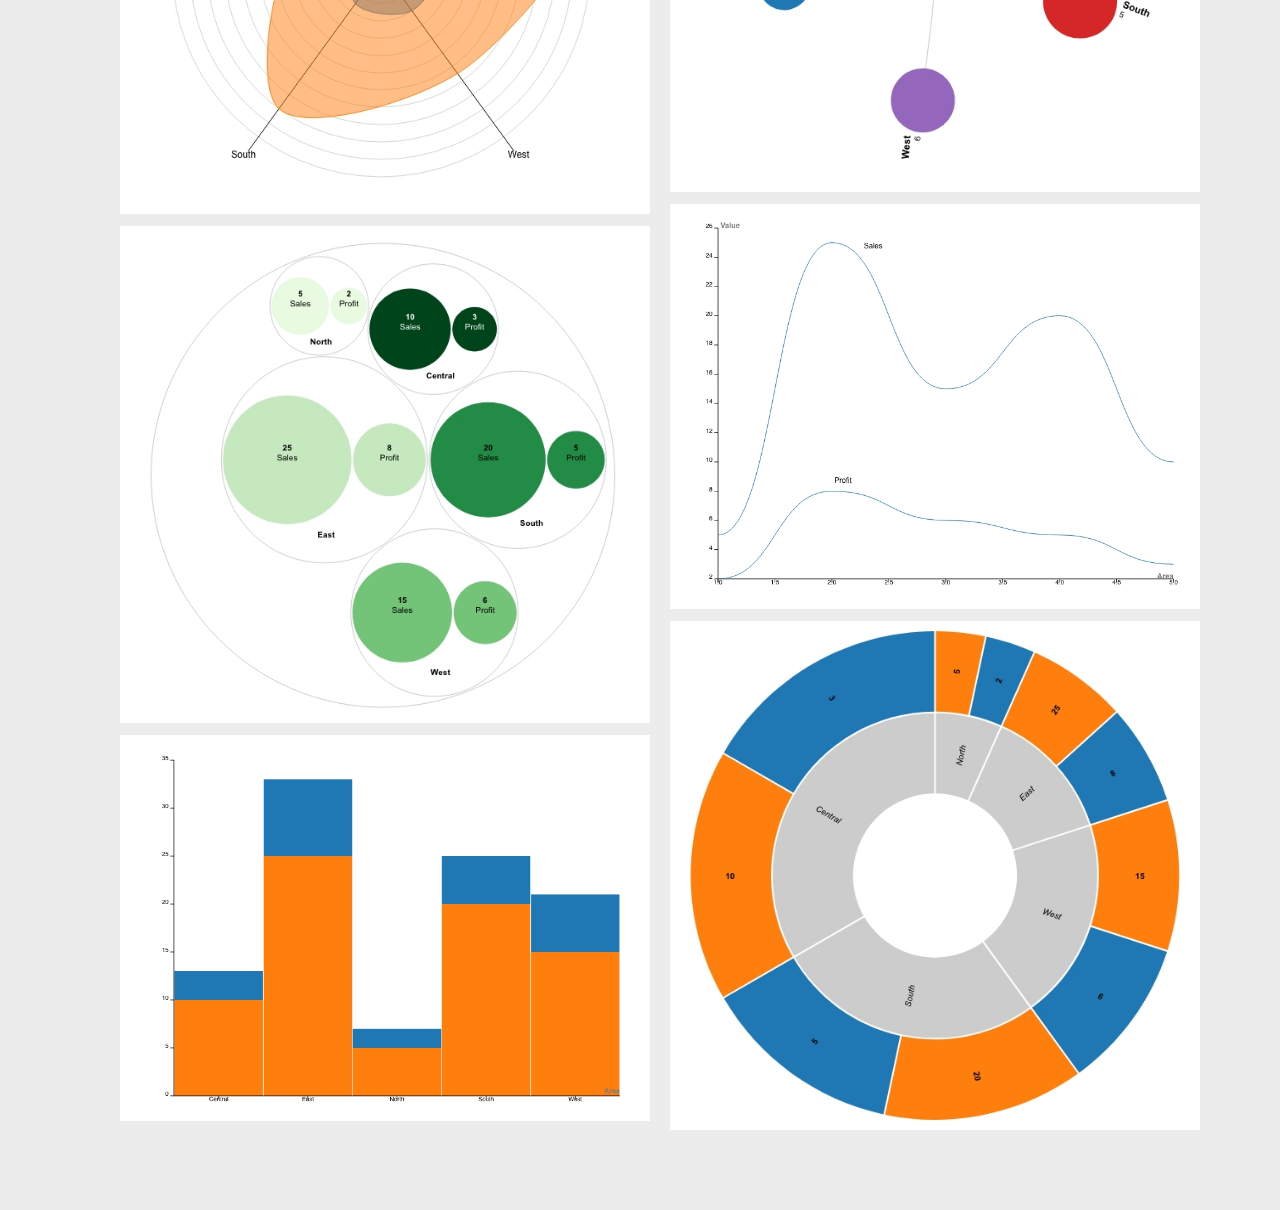
<file: practice/index.html>
<html>
    <head>
        <meta name="viewport" content="width=device-width, initial-scale=1">
        <title>Printers for All</title>
        <link rel="stylesheet" href="style.css">
        <link href="https://fonts.googleapis.com/css2?family=Kumbh+Sans:wght@100;200;300;400;500;600;700;800;900&display=swap" rel="stylesheet">
    </head>
    <body>
        <div class="navbar">
            <!-- <a href="/narrative">The Narrative</a>
            <a href="/static">The Static Poster</a>
            <a href="/process">The Process</a>
            <a href="/practice">The Practice</a>
            <a href="/sketch">The p5 Sketch</a> -->

            <a href="../sketch/index.html">The p5 Sketch</a>
            <a href="../practice/index.html" class="active">The Practice</a>
            <a href="../process.html">The Process</a>
            <a href="../infoG.png">The Static Poster</a>
            <a href="../index.html">The Narrative</a>
        </div>

        <div class="main">
            <!-- Hand Drawing Section -->
            <h1>1. Hand Sketched Graphs</h1>
            <p>The following hand drawn graphs are a representation of Sales
                and Profit of different areas categories into directions -
                <b>North, East, South, West, Central</b>.</p>
            <div class="row"> 
                <div class="column">
                    <img src="1.jpg" style="width:100%">
                    <img src="3.jpg" style="width:100%">
                </div>
                
                <div class="column">
                    <img src="2.jpg" style="width:100%">
                    <img src="4.jpg" style="width:100%">
                </div>
            </div>

            <br><br><br><hr><br><br><br>

            <!-- Rawgraph Generated Graphs -->
            <h1>2. Raw Graphs</h1>
            <p>The hand sketched graphs made in the above section are recreated using <b>Rawgraph</b></p>
            <div class="row"> 
                <div class="column">
                    <img src="5.jpg" style="width:100%">
                    <img src="7.jpg" style="width:100%">
                    <img src="9.jpg" style="width:100%">
                </div>
                
                <div class="column">
                    <img src="6.jpg" style="width:100%">
                    <img src="8.jpg" style="width:100%">
                    <img src="10.jpg" style="width:100%">
                </div>
            </div>
        </div>    
    </body>
</html>
</file>
<file: style.css>
html{
  scroll-behavior: smooth;
}
body{
    background-color: #ececec;
    font-family: 'Kumbh Sans', sans-serif;
    margin: 0px;
}


.navbar {
    overflow: hidden;
    background-color: #ececec;
    justify-content: center;
    position: fixed;
    top: 0;
    width: 100%;
    box-shadow: 5px 10px 20px #dfdfdf;
  }
  
  .navbar a {
    float: right;
    display: inline-block;
    color: #5d7581;
    text-align: center;
    padding: 35px 35px;
    text-decoration: none;
    font-size: 14px;
  }
  
  .navbar a:hover {
    background: #dde1e4;
    color: #365464;
    transition: 0.8s;
  }

 .active {
    background: #d8e8f4;
  }

  .main{
    /* background-image: url('bgg.png');
    background-attachment: fixed; */
    background-size: 100% 100%;
    margin-left: 70px;
    padding: 70px;
    margin-top: 50px;
    color: #5d7581;
    height: 70%;
  }

  .main a{
    text-decoration: none;
    padding: 35px 35px;
    text-align: center;
    background-color: #ffffff52;
    border-radius: 20px;
    color: white;
  }

  .main a:hover{
    text-decoration: none;
    padding: 35px 35px;
    text-align: center;
    background-color: #0084ff;
    border-radius: 20px;
    color: white;
    transition: 0.5s;
  }

  .flow1{
    /* background-image: url('bgg.png');
    background-attachment: fixed; */
    margin-left: 0px;
    padding: 220px;
    margin-top: 50px;
    color: #ffffff;
  }

  .flow1 a{
    text-decoration: none;
    padding: 35px 35px;
    text-align: center;
    background-color: #ffffff52;
    border-radius: 20px;
    color: white;
  }

  .flow1 a:hover{
    text-decoration: none;
    padding: 35px 35px;
    text-align: center;
    background-color: #0084ff;
    border-radius: 20px;
    color: white;
    transition: 0.5s;
    ;
  }

  .Vcenter{
    margin: 0;
    z-index: -500;
    position: absolute;
    top: 50%;
    -ms-transform: translateY(-50%);
    transform: translateY(-50%);
  }


  .column {
    float: left;
    width: 50%;
    padding: 50px;
    box-sizing: border-box;
  }
  
  .column img {
    display: block;
    margin-left: auto;
    margin-right: auto;
    width: 50%;
    padding-top: 20px;
  }

  .col_content{
    padding-top: 10px;;
    color: white;
    padding-left: 10%;
    padding-right: 10%;
  }

  .column3 {
    float: left;
    width: 33.33%;
    padding: 50px;
    box-sizing: border-box;
  }
  
  .column3 img {
    display: block;
    margin-left: auto;
    margin-right: auto;
    width: 50%;
  }

  .column1 {
    float: left;
    width: 100%;
    padding: 50px;
    box-sizing: border-box;
  }
  
  .column1 img {
    display: block;
    margin-left: auto;
    margin-right: auto;
    padding-top: 40px;
    width: 50%;
  }

  .column1 a{
    text-decoration: none;
    padding: 35px 35px;
    text-align: center;
    background-color: #ffffff52;
    border-radius: 20px;
    color: white;
  }

  .column1 a:hover{
    text-decoration: none;
    padding: 35px 35px;
    text-align: center;
    background-color: #0084ff;
    border-radius: 20px;
    color: white;
    transition: 0.5s;
    ;
  }

  .column12 {
    float: left;
    width: 100%;
    padding: 50px;
    box-sizing: border-box;
  }
  
  .column12 img {
    display: block;
    margin-left: auto;
    margin-right: auto;
    padding-top: 0px;
    width: 50%;
  }
  
  /* Clear floats after the columns */
  .row {
    content: "";
    display: table;
    clear: both;
  }

  .column5 {
    float: left;
    width: 100%;
    padding: 50px;
    box-sizing: border-box;
  }
</file>
<file: practice/style.css>
* {
  box-sizing: border-box;
}

body{
  background-color: #ececec;
  font-family: 'Kumbh Sans', sans-serif;
  margin: 0px;
}


.navbar {
  overflow: hidden;
  background-color: #ececec;
  justify-content: center;
  position: fixed;
  top: 0;
  width: 100%;
  box-shadow: 5px 10px 20px #dfdfdf;
}

.navbar a {
  float: right;
  display: inline-block;
  color: #5d7581;
  text-align: center;
  padding: 35px 35px;
  text-decoration: none;
  font-size: 14px;
}

.navbar a:hover {
  background: #dde1e4;
  color: #365464;
  transition: 0.8s;
}

.active {
  background: #d8e8f4;
}

.main{
  margin-left: 40px;
  padding: 70px;
  margin-top: 50px;
  color: #5d7581;
  /* height: 1500px; */
}

.Vcenter{
  margin: 0;
  z-index: -500;
  position: absolute;
  top: 50%;
  -ms-transform: translateY(-50%);
  transform: translateY(-50%);
}

.column {
  float: left;
  width: 50%;
  padding: 10px;
}

.column img {
  margin-top: 12px;
}

/* Clear floats after the columns */
.row {
  content: "";
  display: table;
  clear: both;
}
</file>
